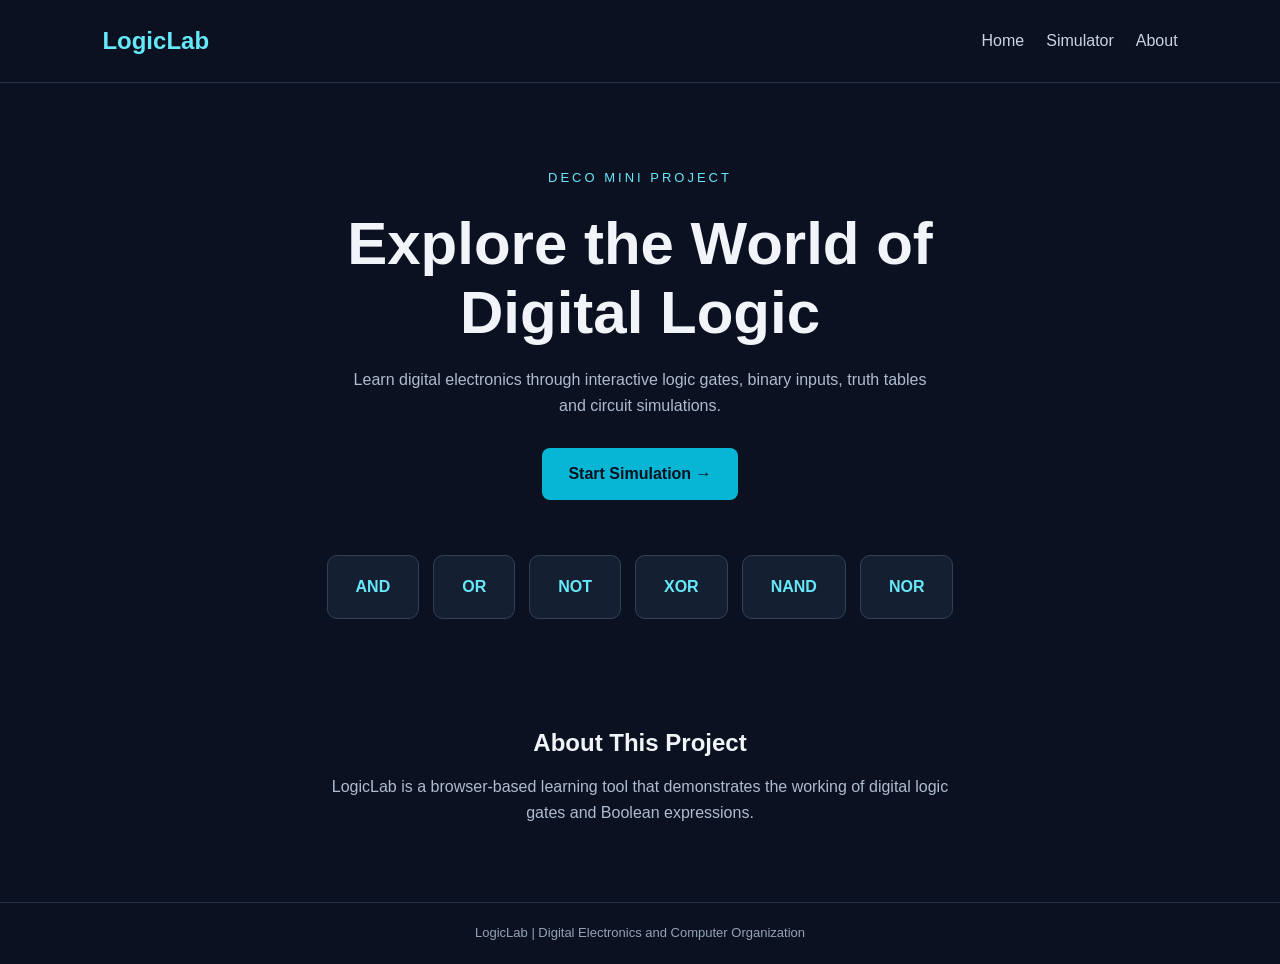
<file: index.html>
<!DOCTYPE html>
<html lang="en">
<head>
  <meta charset="UTF-8">
  <meta name="viewport" content="width=device-width, initial-scale=1.0">
  <title>LogicLab | Digital Logic Simulator</title>
  <link rel="stylesheet" href="style.css">
</head>
<body>
  <header>
    <h2>LogicLab</h2>
    <nav>
      <a href="index.html">Home</a>
      <a href="simulator.html">Simulator</a>
      <a href="#about">About</a>
    </nav>
  </header>

  <main class="hero">
    <p class="tag">DECO MINI PROJECT</p>
    <h1>Explore the World of<br>Digital Logic</h1>
    <p class="description">
      Learn digital electronics through interactive logic gates,
      binary inputs, truth tables and circuit simulations.
    </p>

    <a class="start-btn" href="simulator.html">
      Start Simulation →
    </a>

    <section class="gate-list">
      <div class="gate">AND</div>
      <div class="gate">OR</div>
      <div class="gate">NOT</div>
      <div class="gate">XOR</div>
      <div class="gate">NAND</div>
      <div class="gate">NOR</div>
    </section>
  </main>

  <section id="about" class="about">
    <h2>About This Project</h2>
    <p>
      LogicLab is a browser-based learning tool that demonstrates
      the working of digital logic gates and Boolean expressions.
    </p>
  </section>

  <footer>
    <p>LogicLab | Digital Electronics and Computer Organization</p>
  </footer>
</body>
</html>
</file>
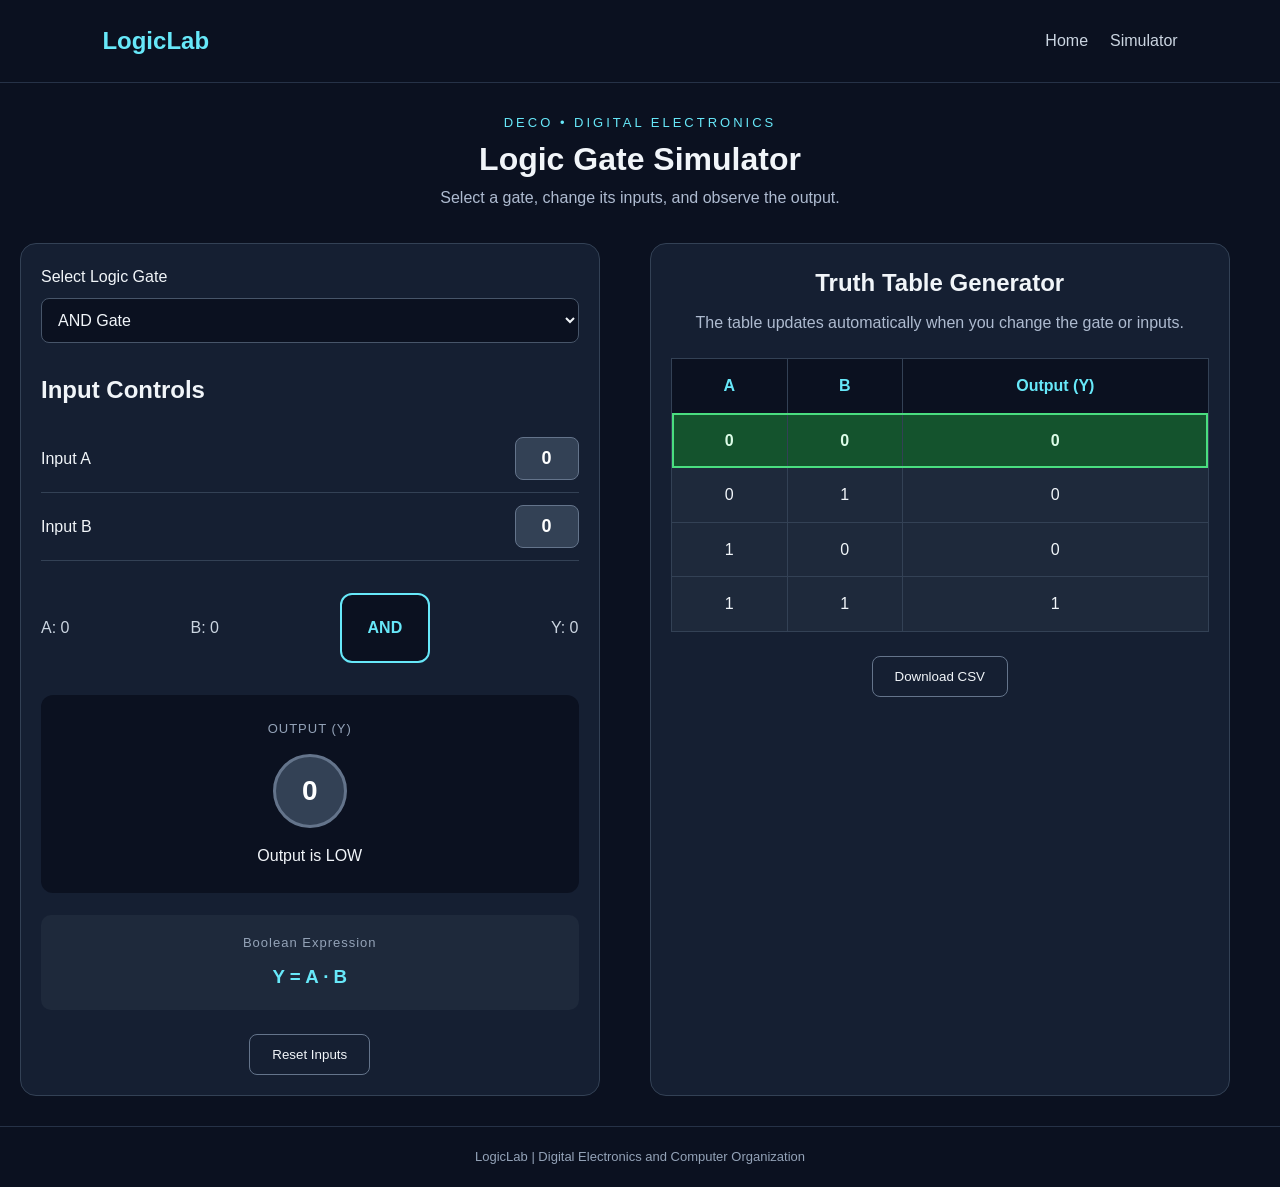
<file: simulator.html>
<!DOCTYPE html>
<html lang="en">
<head>
  <meta charset="UTF-8">
  <meta name="viewport" content="width=device-width, initial-scale=1.0">
  <title>LogicLab | Gate Simulator</title>
  <link rel="stylesheet" href="style.css">
</head>
<body>
  <header>
    <h2>LogicLab</h2>
    <nav>
      <a href="index.html">Home</a>
      <a href="simulator.html">Simulator</a>
    </nav>
  </header>

  <main class="simulator-container">
    <p class="tag">DECO • DIGITAL ELECTRONICS</p>
    <h1>Logic Gate Simulator</h1>
    <p class="description">
      Select a gate, change its inputs, and observe the output.
    </p>
    <div class="simulator-layout">
    <section class="sim-card">
      <label for="gateSelect">Select Logic Gate</label>
      <select id="gateSelect">
        <option value="AND">AND Gate</option>
        <option value="OR">OR Gate</option>
        <option value="NOT">NOT Gate</option>
        <option value="NAND">NAND Gate</option>
        <option value="NOR">NOR Gate</option>
        <option value="XOR">XOR Gate</option>
        <option value="XNOR">XNOR Gate</option>
      </select>

      <h2>Input Controls</h2>

      <div class="input-row">
        <label for="inputA">Input A</label>
        <button id="inputA" class="switch" type="button"
                aria-pressed="false">0</button>
      </div>

      <div class="input-row" id="inputBRow">
        <label for="inputB">Input B</label>
        <button id="inputB" class="switch" type="button"
                aria-pressed="false">0</button>
      </div>

      
      <div class="circuit">
        <div class="signal">
          A: <span id="signalA">0</span>
        </div>

        <div class="signal" id="signalBDisplay">
          B: <span id="signalB">0</span>
        </div>

        <div class="gate-symbol" id="gateSymbol">AND</div>

        <div class="signal">
          Y: <span id="signalY">0</span>
        </div>
      </div>


      <div class="output-panel">
        <p>OUTPUT (Y)</p>
        <div id="outputLed" class="led">0</div>
        <p id="outputMessage">Output is LOW</p>
      </div>

      <div class="expression-panel">
        <p>Boolean Expression</p>
        <h3 id="expression">Y = A · B</h3>
      </div>

      <button id="resetButton" class="reset-btn" type="button">
        Reset Inputs
      </button>
    </section>
    
<section class="truth-card">
  <h2>Truth Table Generator</h2>
  <p class="table-description">
    The table updates automatically when you change the gate or inputs.
  </p>

  <div class="table-wrapper">
    <table id="truthTable">
      <thead>
        <tr>
           <th>A</th>
           <th id="columnB">B</th>
           <th id="outputHeader">Output (Y)</th>
       </tr>
   </thead>
      <tbody id="truthTableBody">
      </tbody>
    </table>
  </div>

  <button id="exportButton" class="reset-btn" type="button">
    Download CSV
  </button>
 </section>
 </div> 
  </main>

  <footer>
    <p>LogicLab | Digital Electronics and Computer Organization</p>
  </footer>

  <script src="simulator.js"></script>
</body>
</html>
</file>
<file: style.css>
* {
  box-sizing: border-box;
  margin: 0;
  padding: 0;
}

body {
  font-family: Arial, sans-serif;
  background: #0b1120;
  color: #f1f5f9;
  line-height: 1.6;
}

header {
  display: flex;
  justify-content: space-between;
  align-items: center;
  padding: 22px 8%;
  border-bottom: 1px solid #263247;
}

header h2 {
  color: #67e8f9;
}

nav {
  display: flex;
  gap: 22px;
}

nav a {
  color: #cbd5e1;
  text-decoration: none;
}

nav a:hover {
  color: #67e8f9;
}

.hero {
  text-align: center;
  padding: 85px 20px 65px;
}

.tag {
  color: #67e8f9;
  letter-spacing: 3px;
  font-size: 13px;
}

.hero h1 {
  font-size: clamp(36px, 6vw, 60px);
  line-height: 1.15;
  margin: 20px 0;
}

.description {
  max-width: 600px;
  margin: 0 auto 30px;
  color: #aebbd0;
}

.start-btn {
  display: inline-block;
  padding: 13px 26px;
  background: #06b6d4;
  color: #07111f;
  text-decoration: none;
  font-weight: bold;
  border-radius: 8px;
}

.start-btn:hover {
  background: #67e8f9;
}

.gate-list {
  display: flex;
  flex-wrap: wrap;
  justify-content: center;
  gap: 14px;
  margin-top: 55px;
}

.gate {
  border: 1px solid #334155;
  background: #151f32;
  padding: 18px 28px;
  border-radius: 10px;
  color: #67e8f9;
  font-weight: bold;
}

.about {
  text-align: center;
  padding: 40px 20px 65px;
}

.about p {
  max-width: 650px;
  margin: 12px auto;
  color: #aebbd0;
}

footer {
  text-align: center;
  padding: 20px;
  border-top: 1px solid #263247;
  color: #94a3b8;
  font-size: 13px;
}

@media (max-width: 500px) {
  header {
    flex-direction: column;
    gap: 14px;
  }

  nav {
    gap: 14px;
  }

  .hero {
    padding-top: 55px;
  }
}


/* Day 2: Logic gate simulator */

.simulator-container {
  max-width: 760px;
  margin: 0 auto;
  padding: 55px 20px;
  text-align: center;
}

.sim-card {
  background: #151f32;
  border: 1px solid #334155;
  border-radius: 16px;
  padding: 28px;
  margin-top: 32px;
  text-align: left;
}

.sim-card > label,
.sim-card > select {
  display: block;
  width: 100%;
}

.sim-card > label {
  margin-bottom: 8px;
}

.sim-card select {
  padding: 12px;
  border-radius: 8px;
  background: #0b1120;
  color: #f1f5f9;
  border: 1px solid #475569;
  margin-bottom: 28px;
  font-size: 16px;
}

.sim-card h2 {
  margin-bottom: 16px;
}

.input-row {
  display: flex;
  align-items: center;
  justify-content: space-between;
  padding: 12px 0;
  border-bottom: 1px solid #334155;
}

.switch {
  width: 64px;
  padding: 10px;
  border: 1px solid #64748b;
  border-radius: 8px;
  color: white;
  background: #334155;
  cursor: pointer;
  font-size: 18px;
  font-weight: bold;
}

.switch.active {
  background: #15803d;
  border-color: #4ade80;
}

.switch:disabled {
  opacity: 0.4;
  cursor: not-allowed;
}

.circuit {
  display: flex;
  align-items: center;
  justify-content: space-between;
  gap: 12px;
  margin: 32px 0;
}

.signal {
  color: #cbd5e1;
}

.gate-symbol {
  background: #0b1120;
  border: 2px solid #67e8f9;
  color: #67e8f9;
  border-radius: 12px;
  padding: 20px 18px;
  font-weight: bold;
  text-align: center;
  min-width: 90px;
}

.output-panel {
  text-align: center;
  background: #0b1120;
  padding: 24px;
  border-radius: 12px;
}

.output-panel > p:first-child,
.expression-panel > p {
  color: #94a3b8;
  font-size: 13px;
  letter-spacing: 1px;
}

.led {
  display: inline-flex;
  width: 74px;
  height: 74px;
  margin: 15px 0;
  align-items: center;
  justify-content: center;
  border-radius: 50%;
  background: #334155;
  color: white;
  border: 3px solid #64748b;
  font-size: 28px;
  font-weight: bold;
}

.led.on {
  background: #22c55e;
  border-color: #86efac;
  color: #052e16;
  box-shadow: 0 0 22px #22c55e80;
}

.expression-panel {
  margin-top: 22px;
  text-align: center;
  padding: 18px;
  background: #1e293b;
  border-radius: 10px;
}

.expression-panel h3 {
  color: #67e8f9;
  margin-top: 8px;
}

.reset-btn {
  display: block;
  margin: 24px auto 0;
  padding: 12px 22px;
  border: 1px solid #64748b;
  background: transparent;
  color: #f1f5f9;
  border-radius: 8px;
  cursor: pointer;
}

.reset-btn:hover {
  background: #334155;
}

@media (max-width: 500px) {
  .sim-card {
    padding: 18px;
  }

  .circuit {
    gap: 6px;
  }

  .gate-symbol {
    min-width: 72px;
    padding: 16px 8px;
  }
}

.overbar {
  text-decoration: overline;
  text-decoration-thickness: 2px;
  text-decoration-color: #67e8f9;
  display: inline-block;
  padding-top: 4px;
}


/* Day 3: Truth table */

.truth-card {
  max-width: 760px;
  margin: 0 auto 55px;
  padding: 28px;
  background: #151f32;
  border: 1px solid #334155;
  border-radius: 16px;
}

.truth-card h2 {
  text-align: center;
  margin-bottom: 8px;
}

.table-description {
  text-align: center;
  color: #aebbd0;
  margin-bottom: 22px;
}

.table-wrapper {
  overflow-x: auto;
}

#truthTable {
  width: 100%;
  border-collapse: collapse;
  text-align: center;
}

#truthTable th,
#truthTable td {
  padding: 14px;
  border: 1px solid #334155;
}

#truthTable th {
  background: #0b1120;
  color: #67e8f9;
}

#truthTable tbody tr {
  background: #1e293b;
}

#truthTable tbody tr.active-row {
  background: #14532d;
  outline: 2px solid #4ade80;
  outline-offset: -2px;
}

#truthTable tbody tr.active-row td {
  color: #dcfce7;
  font-weight: bold;
}

@media (max-width: 500px) {
  .truth-card {
    padding: 16px;
    margin: 0 12px 35px;
  }

  #truthTable th,
  #truthTable td {
    padding: 10px 6px;
  }
}

/* Side-by-side layout */
.simulator-layout {
  display: grid;
  grid-template-columns: repeat(2, minmax(0, 1fr));
  gap: 24px;
  align-items: stretch;
  width: 100%;
  margin-top: 32px;
}

/* Equal dimensions for both boxes */
.simulator-layout .sim-card,
.simulator-layout .truth-card {
  width: 100%;
  max-width: none;
  min-width: 0;
  height: 100%;
  margin: 0;
  box-sizing: border-box;
}

/* Consistent box spacing */
.simulator-layout .sim-card,
.simulator-layout .truth-card {
  padding: 24px;
}

/* Keep the table inside its box */
.table-wrapper {
  width: 100%;
  overflow-x: auto;
}

/* Responsive layout for tablets and mobile */
@media (max-width: 768px) {
  .simulator-layout {
    grid-template-columns: 1fr;
  }

  .simulator-layout .sim-card,
  .simulator-layout .truth-card {
    height: auto;
  }
}

/* Increase the overall container width */
.simulator-container {
  max-width: 1400px;
  padding: 30px 20px;
}

/* Make both boxes wider and shorter */
.simulator-layout {
  grid-template-columns: repeat(2, minmax(0, 1fr));
  gap: 20px;
  align-items: stretch;
}

.simulator-layout .sim-card,
.simulator-layout .truth-card {
  width: 95%;
  min-height: 350px;
  padding: 20px;
  margin: 0;
  box-sizing: border-box;
}

.circuit {
  display: flex;
  align-items: center;
  justify-content: space-between;
  gap: 12px;
}

.signal {
  white-space: nowrap;
}

.signal[hidden] {
  display: none;
}
</file>
